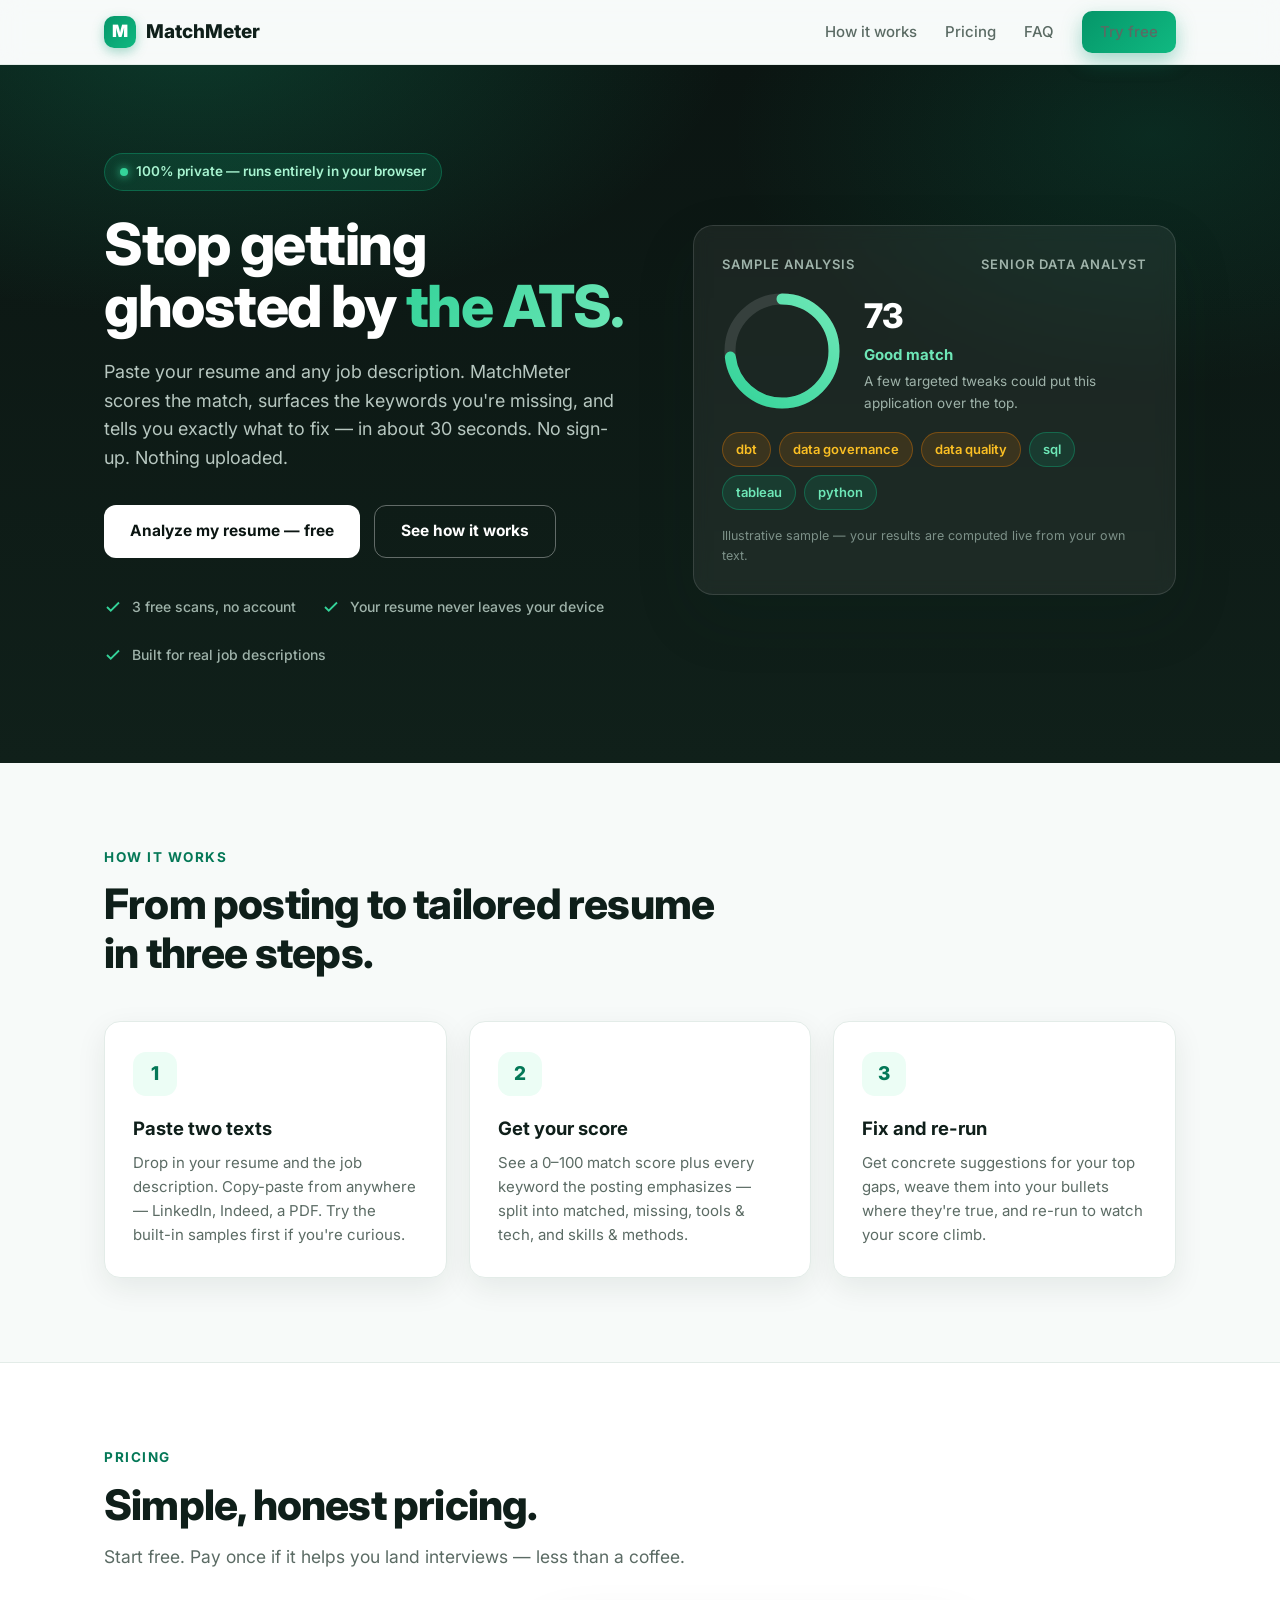
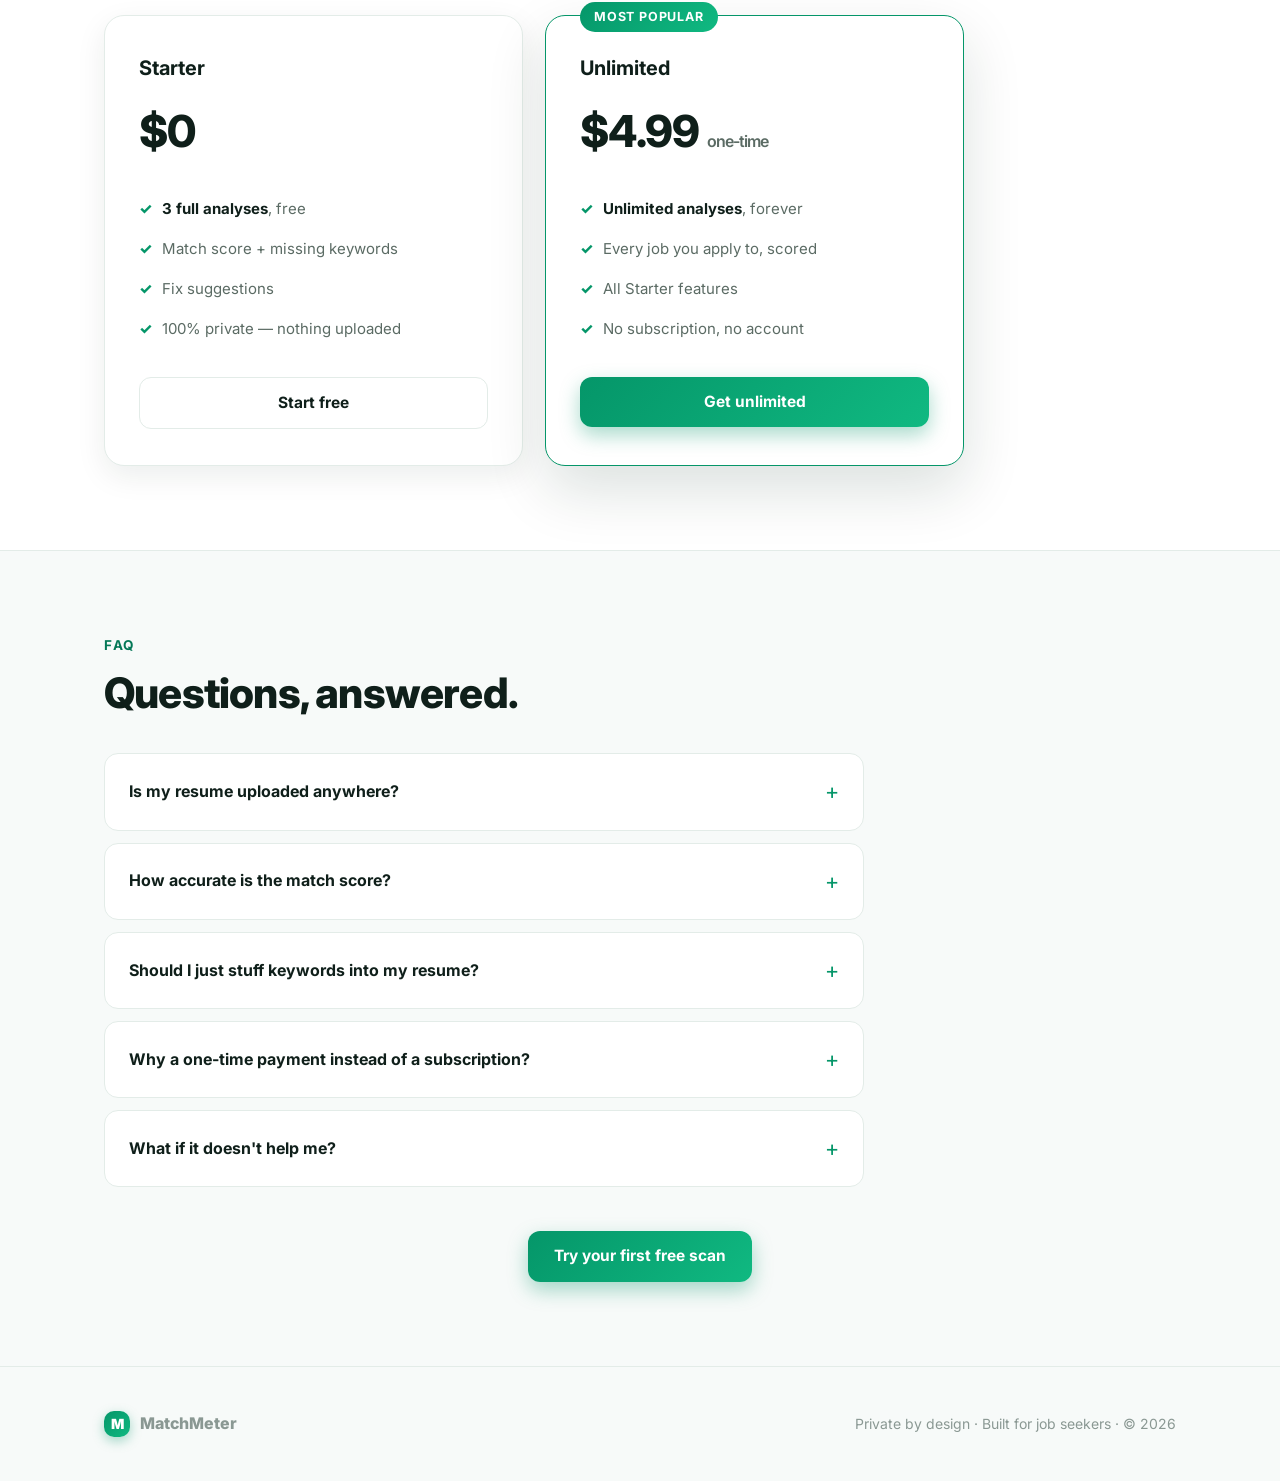
<file: index.html>
<!DOCTYPE html>
<html lang="en">
<head>
<meta charset="UTF-8">
<meta name="viewport" content="width=device-width, initial-scale=1.0">
<title>MatchMeter — Will your resume survive the ATS?</title>
<meta name="description" content="Paste your resume and any job description. Get a match score, the keywords you're missing, and exactly what to fix — in 30 seconds. 100% private, runs in your browser.">
<link rel="preconnect" href="https://fonts.googleapis.com">
<link rel="preconnect" href="https://fonts.gstatic.com" crossorigin>
<link href="https://fonts.googleapis.com/css2?family=Inter:wght@400;500;600;700;800&display=swap" rel="stylesheet">
<link rel="stylesheet" href="styles.css">
<link rel="icon" href="data:image/svg+xml,<svg xmlns='http://www.w3.org/2000/svg' viewBox='0 0 100 100'><rect width='100' height='100' rx='24' fill='%23059669'/><text x='50' y='68' font-size='52' text-anchor='middle' fill='white' font-family='sans-serif' font-weight='bold'>M</text></svg>">
</head>
<body>

<nav class="nav">
  <div class="wrap nav-inner">
    <a class="logo" href="index.html"><span class="logo-mark">M</span> MatchMeter</a>
    <div class="nav-links">
      <a href="#how">How it works</a>
      <a href="#pricing">Pricing</a>
      <a href="#faq">FAQ</a>
      <a class="btn btn-primary btn-sm" href="app.html">Try free</a>
    </div>
  </div>
</nav>

<header class="hero">
  <div class="wrap hero-grid">
    <div>
      <span class="eyebrow"><span class="dot"></span> 100% private — runs entirely in your browser</span>
      <h1>Stop getting ghosted by <span class="grad">the ATS.</span></h1>
      <p class="sub">Paste your resume and any job description. MatchMeter scores the match, surfaces the keywords you're missing, and tells you exactly what to fix — in about 30 seconds. No sign-up. Nothing uploaded.</p>
      <div class="hero-cta">
        <a class="btn btn-dark" href="app.html">Analyze my resume — free</a>
        <a class="btn btn-outline-light" href="#how">See how it works</a>
      </div>
      <div class="hero-proof">
        <span class="proof"><svg width="18" height="18" viewBox="0 0 24 24" fill="none" stroke="#34d399" stroke-width="2.4"><path d="M20 6L9 17l-5-5"/></svg> 3 free scans, no account</span>
        <span class="proof"><svg width="18" height="18" viewBox="0 0 24 24" fill="none" stroke="#34d399" stroke-width="2.4"><path d="M20 6L9 17l-5-5"/></svg> Your resume never leaves your device</span>
        <span class="proof"><svg width="18" height="18" viewBox="0 0 24 24" fill="none" stroke="#34d399" stroke-width="2.4"><path d="M20 6L9 17l-5-5"/></svg> Built for real job descriptions</span>
      </div>
    </div>
    <div class="sample-card" aria-label="Sample analysis preview">
      <div class="sample-head"><span>Sample analysis</span><span>Senior Data Analyst</span></div>
      <div class="ring-wrap">
        <svg class="ring" width="120" height="120" viewBox="0 0 120 120">
          <defs>
            <linearGradient id="ringGrad" x1="0" y1="0" x2="1" y2="1">
              <stop offset="0%" stop-color="#34d399"/><stop offset="100%" stop-color="#6ee7b7"/>
            </linearGradient>
          </defs>
          <circle class="ring-bg" cx="60" cy="60" r="52" fill="none" stroke-width="11"/>
          <circle class="ring-fg" id="heroRing" cx="60" cy="60" r="52" fill="none" stroke-width="11"
                  stroke-dasharray="326.7" stroke-dashoffset="326.7" data-score="73"/>
        </svg>
        <div>
          <div class="ring-num" style="color:#fff"><span id="heroNum">0</span></div>
          <div class="ring-label">Good match</div>
          <div class="ring-sub">A few targeted tweaks could put this application over the top.</div>
        </div>
      </div>
      <div class="pill-row">
        <span class="pill miss">dbt</span>
        <span class="pill miss">data governance</span>
        <span class="pill miss">data quality</span>
        <span class="pill hit">sql</span>
        <span class="pill hit">tableau</span>
        <span class="pill hit">python</span>
      </div>
      <p class="sample-cap">Illustrative sample — your results are computed live from your own text.</p>
    </div>
  </div>
</header>

<section class="section" id="how">
  <div class="wrap">
    <p class="kicker">How it works</p>
    <h2>From posting to tailored resume<br>in three steps.</h2>
    <div class="steps">
      <div class="step">
        <div class="step-num">1</div>
        <h3>Paste two texts</h3>
        <p>Drop in your resume and the job description. Copy-paste from anywhere — LinkedIn, Indeed, a PDF. Try the built-in samples first if you're curious.</p>
      </div>
      <div class="step">
        <div class="step-num">2</div>
        <h3>Get your score</h3>
        <p>See a 0–100 match score plus every keyword the posting emphasizes — split into matched, missing, tools &amp; tech, and skills &amp; methods.</p>
      </div>
      <div class="step">
        <div class="step-num">3</div>
        <h3>Fix and re-run</h3>
        <p>Get concrete suggestions for your top gaps, weave them into your bullets where they're true, and re-run to watch your score climb.</p>
      </div>
    </div>
  </div>
</section>

<section class="section alt" id="pricing">
  <div class="wrap">
    <p class="kicker">Pricing</p>
    <h2>Simple, honest pricing.</h2>
    <p class="lede">Start free. Pay once if it helps you land interviews — less than a coffee.</p>
    <div class="plans">
      <div class="plan">
        <h3>Starter</h3>
        <div class="price">$0</div>
        <ul>
          <li><span class="check">✓</span> <span><b>3 full analyses</b>, free</span></li>
          <li><span class="check">✓</span> <span>Match score + missing keywords</span></li>
          <li><span class="check">✓</span> <span>Fix suggestions</span></li>
          <li><span class="check">✓</span> <span>100% private — nothing uploaded</span></li>
        </ul>
        <a class="btn btn-ghost btn-block" href="app.html">Start free</a>
      </div>
      <div class="plan featured">
        <span class="plan-tag">Most popular</span>
        <h3>Unlimited</h3>
        <div class="price">$4.99 <small>one-time</small></div>
        <ul>
          <li><span class="check">✓</span> <span><b>Unlimited analyses</b>, forever</span></li>
          <li><span class="check">✓</span> <span>Every job you apply to, scored</span></li>
          <li><span class="check">✓</span> <span>All Starter features</span></li>
          <li><span class="check">✓</span> <span>No subscription, no account</span></li>
        </ul>
        <a class="btn btn-primary btn-block" href="app.html">Get unlimited</a>
      </div>
    </div>
  </div>
</section>

<section class="section" id="faq">
  <div class="wrap">
    <p class="kicker">FAQ</p>
    <h2>Questions, answered.</h2>
    <div class="faq">
      <details>
        <summary>Is my resume uploaded anywhere?</summary>
        <p>No. All analysis happens locally in your browser with JavaScript. Your resume text is never sent to a server — there isn't even a server to send it to. You can verify this by disconnecting from the internet after the page loads; it still works.</p>
      </details>
      <details>
        <summary>How accurate is the match score?</summary>
        <p>The score measures how much of the job description's weighted keyword vocabulary appears in your resume, with extra weight on tools, skills, and multi-word phrases. It's a strong signal for ATS-style filtering, not a guarantee — no tool can promise an interview. Use it to catch blind spots before you apply.</p>
      </details>
      <details>
        <summary>Should I just stuff keywords into my resume?</summary>
        <p>No — add keywords only where they're true. Recruiters spot stuffing instantly, and lying about skills backfires in interviews. The suggestions tell you where each gap matters so you can represent real experience in the posting's language.</p>
      </details>
      <details>
        <summary>Why a one-time payment instead of a subscription?</summary>
        <p>Job hunting is temporary (hopefully). A $4.99 one-time unlock is cheaper and more honest than a subscription you'll forget to cancel the month you get hired.</p>
      </details>
      <details>
        <summary>What if it doesn't help me?</summary>
        <p>Email us within 14 days and we'll refund you, no questions asked. We're a tiny operation — your trust matters more than $4.99.</p>
      </details>
    </div>
    <div style="margin-top:44px; text-align:center">
      <a class="btn btn-primary" href="app.html">Try your first free scan</a>
    </div>
  </div>
</section>

<footer class="footer">
  <div class="wrap footer-inner">
    <a class="logo" href="index.html" style="font-size:16px"><span class="logo-mark" style="width:26px;height:26px;font-size:14px">M</span> MatchMeter</a>
    <span>Private by design · Built for job seekers · © 2026</span>
  </div>
</footer>

<script>
(function () {
  var ring = document.getElementById('heroRing');
  var num = document.getElementById('heroNum');
  var score = parseInt(ring.getAttribute('data-score'), 10);
  var C = 326.7, target = C - (C * score / 100);
  function animate() {
    requestAnimationFrame(function () {
      ring.style.strokeDashoffset = target;
      var start = null;
      function tick(t) {
        if (!start) start = t;
        var p = Math.min((t - start) / 1100, 1);
        var eased = 1 - Math.pow(1 - p, 3);
        num.textContent = Math.round(eased * score);
        if (p < 1) requestAnimationFrame(tick);
      }
      requestAnimationFrame(tick);
    });
  }
  if ('IntersectionObserver' in window) {
    var io = new IntersectionObserver(function (entries) {
      entries.forEach(function (e) { if (e.isIntersecting) { animate(); io.disconnect(); } });
    }, { threshold: 0.4 });
    io.observe(ring);
  } else { animate(); }
})();
</script>
</body>
</html>
</file>
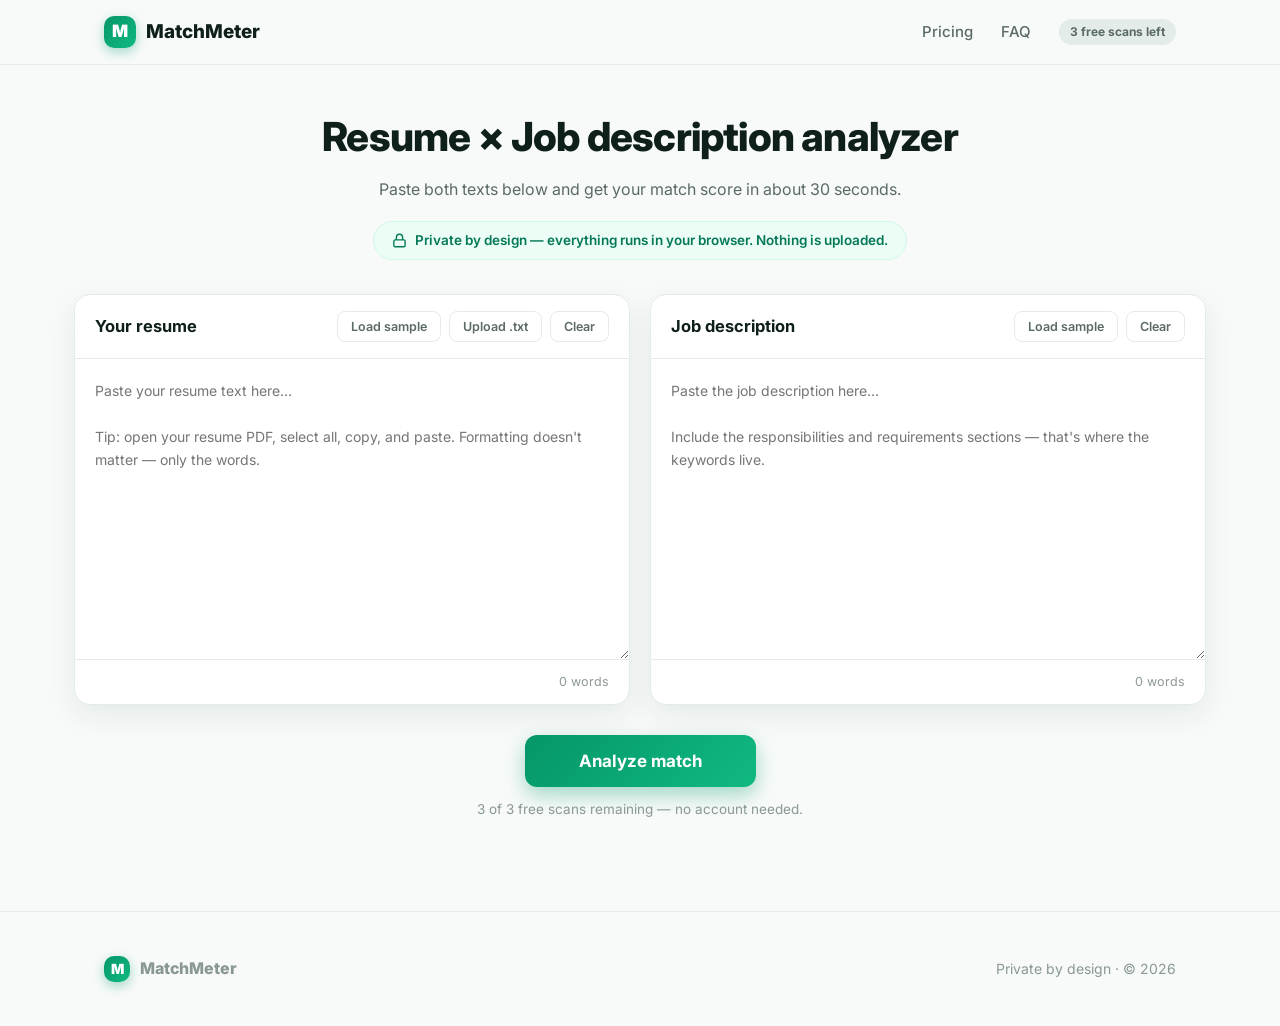
<file: app.html>
<!DOCTYPE html>
<html lang="en">
<head>
<meta charset="UTF-8">
<meta name="viewport" content="width=device-width, initial-scale=1.0">
<title>Analyze your resume — MatchMeter</title>
<meta name="description" content="Paste your resume and a job description to get your ATS match score and missing keywords. Private — runs in your browser.">
<link rel="preconnect" href="https://fonts.googleapis.com">
<link rel="preconnect" href="https://fonts.gstatic.com" crossorigin>
<link href="https://fonts.googleapis.com/css2?family=Inter:wght@400;500;600;700;800&display=swap" rel="stylesheet">
<link rel="stylesheet" href="styles.css">
<link rel="icon" href="data:image/svg+xml,<svg xmlns='http://www.w3.org/2000/svg' viewBox='0 0 100 100'><rect width='100' height='100' rx='24' fill='%23059669'/><text x='50' y='68' font-size='52' text-anchor='middle' fill='white' font-family='sans-serif' font-weight='bold'>M</text></svg>">
</head>
<body>

<nav class="nav">
  <div class="wrap nav-inner">
    <a class="logo" href="index.html"><span class="logo-mark">M</span> MatchMeter</a>
    <div class="nav-links">
      <a href="index.html#pricing">Pricing</a>
      <a href="index.html#faq">FAQ</a>
      <span id="scanBadge" class="count-badge" title="Free scans remaining"></span>
    </div>
  </div>
</nav>

<main class="app-shell">
  <div class="app-title">
    <h1>Resume × Job description analyzer</h1>
    <p>Paste both texts below and get your match score in about 30 seconds.</p>
  </div>
  <div class="privacy-strip">
    <svg width="15" height="15" viewBox="0 0 24 24" fill="none" stroke="currentColor" stroke-width="2.2"><rect x="3" y="11" width="18" height="11" rx="2"/><path d="M7 11V7a5 5 0 0 1 10 0v4"/></svg>
    Private by design — everything runs in your browser. Nothing is uploaded.
  </div>

  <div class="io-grid">
    <div class="io-card" id="resumeCard">
      <div class="io-head">
        <h2>Your resume</h2>
        <div class="io-tools">
          <button class="tool-btn" id="sampleResumeBtn" type="button">Load sample</button>
          <button class="tool-btn" id="uploadResumeBtn" type="button">Upload .txt</button>
          <button class="tool-btn" id="clearResumeBtn" type="button">Clear</button>
        </div>
      </div>
      <textarea id="resumeInput" placeholder="Paste your resume text here…&#10;&#10;Tip: open your resume PDF, select all, copy, and paste. Formatting doesn't matter — only the words."></textarea>
      <div class="io-foot"><span id="resumeErr"></span><span id="resumeCount">0 words</span></div>
      <input type="file" id="resumeFile" accept=".txt,.text" hidden>
    </div>

    <div class="io-card" id="jdCard">
      <div class="io-head">
        <h2>Job description</h2>
        <div class="io-tools">
          <button class="tool-btn" id="sampleJdBtn" type="button">Load sample</button>
          <button class="tool-btn" id="clearJdBtn" type="button">Clear</button>
        </div>
      </div>
      <textarea id="jdInput" placeholder="Paste the job description here…&#10;&#10;Include the responsibilities and requirements sections — that's where the keywords live."></textarea>
      <div class="io-foot"><span id="jdErr"></span><span id="jdCount">0 words</span></div>
    </div>
  </div>

  <div class="warn-banner" id="shortJdWarn">This job description looks short — results will be less precise. For best results, paste the full responsibilities + requirements.</div>

  <div class="analyze-bar">
    <button class="btn btn-primary" id="analyzeBtn" type="button">Analyze match</button>
    <p class="scan-note" id="scanNote"></p>
  </div>

  <section class="results" id="results" aria-live="polite">
    <div class="score-card">
      <div class="ring-wrap" style="margin:0">
        <svg class="ring" width="150" height="150" viewBox="0 0 120 120">
          <circle class="ring-bg" cx="60" cy="60" r="52" fill="none" stroke-width="11" style="stroke:rgba(255,255,255,.14)"/>
          <circle class="ring-fg" id="scoreRing" cx="60" cy="60" r="52" fill="none" stroke-width="11"
                  stroke-dasharray="326.7" stroke-dashoffset="326.7" style="stroke:#34d399"/>
        </svg>
        <div>
          <div class="ring-num" style="color:#fff"><span id="scoreNum">0</span></div>
          <div style="font-size:13px;color:#8a9a93">match score</div>
        </div>
      </div>
      <div class="score-copy">
        <div class="verdict" id="verdictLabel"></div>
        <p class="verdict-sub" id="verdictSub"></p>
        <div class="score-meta">
          <div class="meta-item"><div class="mv" id="metaKeywords">0</div><div class="ml">JD keywords found</div></div>
          <div class="meta-item"><div class="mv" id="metaMatched">0</div><div class="ml">Matched</div></div>
          <div class="meta-item"><div class="mv" id="metaMissing">0</div><div class="ml">Missing</div></div>
        </div>
      </div>
    </div>

    <div class="res-grid">
      <div class="res-card">
        <h3>Missing keywords <span class="count-badge warn" id="missCount"></span></h3>
        <p class="hint">The posting emphasizes these — add them where they're true for you.</p>
        <div class="kw" id="missingKw"></div>
        <div class="card-actions">
          <button class="btn btn-ghost btn-sm" id="copyMissBtn" type="button">Copy list</button>
        </div>
      </div>
      <div class="res-card">
        <h3>Matched keywords <span class="count-badge" id="hitCount"></span></h3>
        <p class="hint">Already speaking their language. Keep these prominent.</p>
        <div class="kw" id="matchedKw"></div>
      </div>
      <div class="res-card full">
        <h3>What to fix first</h3>
        <p class="hint">Your top gaps, ranked by how much the posting emphasizes them.</p>
        <div class="sugg" id="suggList"></div>
      </div>
      <div class="res-card full">
        <h3>Coverage by category</h3>
        <p class="hint">Where your matches come from across the posting's vocabulary.</p>
        <div id="catBars"></div>
      </div>
    </div>

    <div class="rerun-note">
      Made edits? Update the text above and hit <b>Analyze match</b> again to watch your score move.
    </div>
  </section>
</main>

<div class="modal-back" id="paywall">
  <div class="modal" role="dialog" aria-modal="true" aria-labelledby="pwTitle">
    <h3 id="pwTitle">You've used your 3 free scans</h3>
    <p>Unlock <b>unlimited analyses</b> for a one-time <b>$4.99</b> — score every job you apply to, forever. No subscription.</p>
    <a class="btn btn-primary btn-block" id="payBtn" href="#" target="_blank" rel="noopener">Unlock unlimited — $4.99</a>
    <button class="link-btn" id="alreadyPaidBtn" type="button">I already paid — unlock</button><br>
    <button class="link-btn" id="closePaywallBtn" type="button" style="margin-top:8px">Not now</button>
  </div>
</div>

<footer class="footer">
  <div class="wrap footer-inner">
    <a class="logo" href="index.html" style="font-size:16px"><span class="logo-mark" style="width:26px;height:26px;font-size:14px">M</span> MatchMeter</a>
    <span>Private by design · © 2026</span>
  </div>
</footer>

<script src="matcher.js"></script>
<script src="app.js"></script>
</body>
</html>
</file>
<file: styles.css>
/* MatchMeter — polished, responsive, emerald-on-slate design */
:root {
  --bg: #f7faf9;
  --card: #ffffff;
  --ink: #0f1f1a;
  --muted: #5b6b64;
  --faint: #8a9893;
  --line: #e3ece8;
  --brand: #059669;
  --brand-dark: #047857;
  --brand-soft: #d1fae5;
  --brand-ghost: #ecfdf5;
  --amber: #d97706;
  --amber-soft: #fef3c7;
  --rose: #e11d48;
  --rose-soft: #ffe4e6;
  --dark: #0b1512;
  --dark-2: #10201a;
  --radius: 16px;
  --shadow: 0 10px 30px rgba(6, 40, 28, .08);
  --shadow-lg: 0 24px 60px rgba(6, 40, 28, .14);
  --font: 'Inter', -apple-system, BlinkMacSystemFont, 'Segoe UI', Roboto, sans-serif;
}

* { box-sizing: border-box; margin: 0; padding: 0; }
html { scroll-behavior: smooth; }
body {
  font-family: var(--font);
  background: var(--bg);
  color: var(--ink);
  line-height: 1.6;
  -webkit-font-smoothing: antialiased;
}
::selection { background: var(--brand-soft); }

.wrap { max-width: 1120px; margin: 0 auto; padding: 0 24px; }
a { color: inherit; }

/* ---------- nav ---------- */
.nav {
  position: sticky; top: 0; z-index: 50;
  backdrop-filter: blur(12px);
  background: rgba(247, 250, 249, .85);
  border-bottom: 1px solid var(--line);
}
.nav-inner {
  display: flex; align-items: center; justify-content: space-between;
  height: 64px;
}
.logo { display: flex; align-items: center; gap: 10px; font-weight: 800; font-size: 19px; text-decoration: none; }
.logo-mark {
  width: 32px; height: 32px; border-radius: 10px;
  background: linear-gradient(135deg, var(--brand), #10b981);
  display: grid; place-items: center; color: #fff; font-size: 17px; font-weight: 900;
  box-shadow: 0 4px 12px rgba(5, 150, 105, .35);
}
.nav-links { display: flex; gap: 28px; align-items: center; }
.nav-links a { text-decoration: none; color: var(--muted); font-weight: 500; font-size: 15px; }
.nav-links a:hover { color: var(--ink); }

/* ---------- buttons ---------- */
.btn {
  display: inline-flex; align-items: center; justify-content: center; gap: 8px;
  padding: 13px 26px; border-radius: 12px; border: none; cursor: pointer;
  font-family: var(--font); font-size: 15.5px; font-weight: 700; text-decoration: none;
  transition: transform .12s ease, box-shadow .12s ease, background .12s ease;
  white-space: nowrap;
}
.btn-primary {
  background: linear-gradient(135deg, var(--brand), #10b981); color: #fff;
  box-shadow: 0 8px 20px rgba(5, 150, 105, .35);
}
.btn-primary:hover { transform: translateY(-2px); box-shadow: 0 12px 26px rgba(5, 150, 105, .42); }
.btn-primary:active { transform: translateY(0); }
.btn-ghost {
  background: transparent; color: var(--ink); border: 1.5px solid var(--line);
}
.btn-ghost:hover { border-color: var(--brand); color: var(--brand-dark); }
.btn-dark { background: #fff; color: var(--dark); }
.btn-dark:hover { transform: translateY(-2px); box-shadow: 0 12px 26px rgba(0,0,0,.25); }
.btn-outline-light { border: 1.5px solid rgba(255,255,255,.35); color: #fff; background: transparent; }
.btn-outline-light:hover { border-color: #fff; }
.btn-sm { padding: 9px 18px; font-size: 14px; border-radius: 10px; }
.btn-block { width: 100%; }
.btn:disabled { opacity: .55; cursor: not-allowed; transform: none !important; }

/* ---------- hero ---------- */
.hero {
  background:
    radial-gradient(900px 480px at 15% -5%, rgba(16, 185, 129, .22), transparent 60%),
    radial-gradient(700px 420px at 90% 10%, rgba(5, 150, 105, .16), transparent 60%),
    linear-gradient(180deg, var(--dark), var(--dark-2));
  color: #fff;
  padding: 88px 0 96px;
  position: relative; overflow: hidden;
}
.hero-grid { display: grid; grid-template-columns: 1.05fr .95fr; gap: 56px; align-items: center; }
.eyebrow {
  display: inline-flex; align-items: center; gap: 8px;
  background: rgba(16, 185, 129, .14); border: 1px solid rgba(16, 185, 129, .35);
  color: #a7f3d0; font-size: 13.5px; font-weight: 600;
  padding: 7px 15px; border-radius: 999px; margin-bottom: 22px;
}
.dot { width: 8px; height: 8px; border-radius: 50%; background: #34d399; box-shadow: 0 0 10px #34d399; }
.hero h1 { font-size: clamp(36px, 5vw, 58px); line-height: 1.08; font-weight: 800; letter-spacing: -1.5px; }
.hero h1 .grad {
  background: linear-gradient(120deg, #34d399, #6ee7b7);
  -webkit-background-clip: text; background-clip: text; color: transparent;
}
.hero p.sub { color: #b7c7c0; font-size: 18px; margin: 20px 0 32px; max-width: 520px; }
.hero-cta { display: flex; gap: 14px; flex-wrap: wrap; }
.hero-proof { display: flex; gap: 26px; margin-top: 38px; flex-wrap: wrap; }
.proof { display: flex; align-items: center; gap: 10px; color: #9fb3aa; font-size: 14px; font-weight: 500; }
.proof svg { flex: none; }

/* sample result card in hero */
.sample-card {
  background: rgba(255,255,255,.06);
  border: 1px solid rgba(255,255,255,.12);
  border-radius: 20px; padding: 28px;
  backdrop-filter: blur(8px);
  box-shadow: var(--shadow-lg);
}
.sample-head { display: flex; justify-content: space-between; align-items: center; margin-bottom: 6px; }
.sample-head span { font-size: 13px; color: #9fb3aa; font-weight: 600; text-transform: uppercase; letter-spacing: 1px; }
.ring-wrap { display: flex; align-items: center; gap: 22px; margin: 14px 0 18px; }
.ring { transform: rotate(-90deg); }
.ring-bg { stroke: rgba(255,255,255,.12); }
.ring-fg { stroke: url(#ringGrad); stroke-linecap: round; transition: stroke-dashoffset 1.2s cubic-bezier(.22,1,.36,1); }
.ring-num { font-size: 34px; font-weight: 800; }
.ring-label { font-size: 15px; font-weight: 700; color: #6ee7b7; }
.ring-sub { font-size: 13.5px; color: #9fb3aa; margin-top: 4px; max-width: 260px; }
.pill-row { display: flex; flex-wrap: wrap; gap: 8px; margin-top: 6px; }
.pill {
  font-size: 13px; font-weight: 600; padding: 6px 13px; border-radius: 999px;
  border: 1px solid transparent;
}
.pill.miss { background: rgba(217, 119, 6, .16); color: #fbbf24; border-color: rgba(217,119,6,.4); }
.pill.hit { background: rgba(16, 185, 129, .14); color: #6ee7b7; border-color: rgba(16,185,129,.35); }
.sample-cap { font-size: 12.5px; color: #7d9189; margin-top: 16px; }

/* ---------- sections ---------- */
.section { padding: 84px 0; }
.section.alt { background: #fff; border-top: 1px solid var(--line); border-bottom: 1px solid var(--line); }
.kicker { color: var(--brand-dark); font-weight: 700; font-size: 13.5px; text-transform: uppercase; letter-spacing: 1.5px; margin-bottom: 12px; }
.section h2 { font-size: clamp(28px, 3.6vw, 42px); font-weight: 800; letter-spacing: -.8px; line-height: 1.15; }
.section .lede { color: var(--muted); font-size: 17.5px; margin-top: 14px; max-width: 640px; }

.steps { display: grid; grid-template-columns: repeat(3, 1fr); gap: 22px; margin-top: 44px; }
.step {
  background: var(--card); border: 1px solid var(--line); border-radius: var(--radius);
  padding: 30px 28px; box-shadow: var(--shadow); position: relative;
}
.step-num {
  width: 44px; height: 44px; border-radius: 13px; display: grid; place-items: center;
  background: var(--brand-ghost); color: var(--brand-dark); font-weight: 800; font-size: 19px;
  margin-bottom: 18px;
}
.step h3 { font-size: 18.5px; margin-bottom: 8px; }
.step p { color: var(--muted); font-size: 15px; }

/* ---------- pricing ---------- */
.plans { display: grid; grid-template-columns: 1fr 1fr; gap: 22px; margin-top: 44px; max-width: 860px; }
.plan {
  background: var(--card); border: 1.5px solid var(--line); border-radius: 20px;
  padding: 36px 34px; box-shadow: var(--shadow);
}
.plan.featured { border-color: var(--brand); box-shadow: var(--shadow-lg); position: relative; }
.plan-tag {
  position: absolute; top: -14px; left: 34px;
  background: linear-gradient(135deg, var(--brand), #10b981); color: #fff;
  font-size: 12.5px; font-weight: 700; padding: 5px 14px; border-radius: 999px;
  text-transform: uppercase; letter-spacing: .8px;
}
.plan h3 { font-size: 20px; }
.plan .price { font-size: 44px; font-weight: 800; letter-spacing: -1px; margin: 12px 0 4px; }
.plan .price small { font-size: 16px; font-weight: 600; color: var(--muted); }
.plan ul { list-style: none; margin: 22px 0 28px; }
.plan li { padding: 8px 0; color: var(--muted); font-size: 15px; display: flex; gap: 10px; align-items: flex-start; }
.plan li b { color: var(--ink); }
.check { color: var(--brand); font-weight: 800; flex: none; }

/* ---------- faq ---------- */
.faq { max-width: 760px; margin-top: 36px; }
.faq details {
  background: var(--card); border: 1px solid var(--line); border-radius: 14px;
  padding: 20px 24px; margin-bottom: 12px; cursor: pointer;
}
.faq summary { font-weight: 700; font-size: 16px; list-style: none; display: flex; justify-content: space-between; align-items: center; gap: 12px; }
.faq summary::-webkit-details-marker { display: none; }
.faq summary::after { content: '+'; color: var(--brand); font-size: 22px; font-weight: 400; flex: none; }
.faq details[open] summary::after { content: '–'; }
.faq p { color: var(--muted); font-size: 15px; margin-top: 12px; }

/* ---------- footer ---------- */
.footer { padding: 44px 0; color: var(--faint); font-size: 14px; border-top: 1px solid var(--line); }
.footer-inner { display: flex; justify-content: space-between; align-items: center; gap: 16px; flex-wrap: wrap; }

/* ================= APP PAGE ================= */
.app-shell { max-width: 1180px; margin: 0 auto; padding: 40px 24px 80px; }
.app-title { text-align: center; margin-bottom: 8px; }
.app-title h1 { font-size: clamp(28px, 4vw, 40px); font-weight: 800; letter-spacing: -.8px; }
.app-title p { color: var(--muted); margin-top: 8px; font-size: 16px; }
.privacy-strip {
  display: flex; align-items: center; justify-content: center; gap: 8px;
  color: var(--brand-dark); background: var(--brand-ghost);
  border: 1px solid var(--brand-soft); border-radius: 999px;
  font-size: 13.5px; font-weight: 600; padding: 8px 18px;
  width: fit-content; margin: 18px auto 34px;
}

.io-grid { display: grid; grid-template-columns: 1fr 1fr; gap: 20px; }
.io-card {
  background: var(--card); border: 1px solid var(--line); border-radius: var(--radius);
  box-shadow: var(--shadow); display: flex; flex-direction: column; overflow: hidden;
}
.io-head {
  display: flex; align-items: center; justify-content: space-between;
  padding: 16px 20px; border-bottom: 1px solid var(--line); flex-wrap: wrap; gap: 10px;
}
.io-head h2 { font-size: 16.5px; font-weight: 700; }
.io-tools { display: flex; gap: 8px; flex-wrap: wrap; }
.tool-btn {
  font-family: var(--font); font-size: 12.5px; font-weight: 600;
  padding: 7px 13px; border-radius: 8px; border: 1px solid var(--line);
  background: #fff; color: var(--muted); cursor: pointer; transition: all .12s;
}
.tool-btn:hover { border-color: var(--brand); color: var(--brand-dark); }
.io-card textarea {
  font-family: var(--font); font-size: 14px; line-height: 1.65; color: var(--ink);
  border: none; resize: vertical; min-height: 300px; padding: 20px;
  background: transparent;
}
.io-card textarea:focus { outline: 2px solid var(--brand-soft); outline-offset: -2px; }
.io-foot {
  display: flex; justify-content: space-between; align-items: center;
  padding: 12px 20px; border-top: 1px solid var(--line);
  font-size: 12.5px; color: var(--faint);
}
.io-card.error textarea { outline: 2px solid var(--rose-soft); outline-offset: -2px; }
.io-card.error { border-color: var(--rose); animation: shake .3s; }
@keyframes shake {
  25% { transform: translateX(-4px); } 50% { transform: translateX(4px); } 75% { transform: translateX(-2px); }
}

.analyze-bar { text-align: center; margin: 30px 0 10px; }
.analyze-bar .btn { font-size: 17px; padding: 16px 54px; }
.scan-note { text-align: center; color: var(--faint); font-size: 13.5px; margin-top: 12px; }
.warn-banner {
  display: none; max-width: 720px; margin: 18px auto 0; text-align: center;
  background: var(--amber-soft); border: 1px solid #fcd34d; color: #92400e;
  font-size: 14px; font-weight: 500; padding: 12px 20px; border-radius: 12px;
}
.warn-banner.show { display: block; }

/* ---------- results ---------- */
.results { display: none; margin-top: 44px; }
.results.show { display: block; animation: fadeUp .5s ease; }
@keyframes fadeUp { from { opacity: 0; transform: translateY(16px); } to { opacity: 1; transform: none; } }

.score-card {
  background: linear-gradient(135deg, var(--dark), var(--dark-2));
  color: #fff; border-radius: 22px; padding: 36px;
  display: grid; grid-template-columns: auto 1fr; gap: 36px; align-items: center;
  box-shadow: var(--shadow-lg); margin-bottom: 22px; position: relative; overflow: hidden;
}
.score-card::before {
  content: ''; position: absolute; inset: 0;
  background: radial-gradient(500px 260px at 12% 0%, rgba(16,185,129,.25), transparent 60%);
  pointer-events: none;
}
.score-copy { position: relative; }
.score-copy .verdict { font-size: 30px; font-weight: 800; letter-spacing: -.5px; }
.score-copy .verdict-sub { color: #b7c7c0; margin-top: 8px; font-size: 16px; max-width: 560px; }
.score-meta { display: flex; gap: 26px; margin-top: 20px; flex-wrap: wrap; }
.meta-item .mv { font-size: 22px; font-weight: 800; color: #6ee7b7; }
.meta-item .ml { font-size: 12.5px; color: #8a9a93; text-transform: uppercase; letter-spacing: .8px; }

.res-grid { display: grid; grid-template-columns: 1fr 1fr; gap: 20px; }
.res-card {
  background: var(--card); border: 1px solid var(--line); border-radius: var(--radius);
  padding: 28px; box-shadow: var(--shadow);
}
.res-card.full { grid-column: 1 / -1; }
.res-card h3 { font-size: 17.5px; margin-bottom: 4px; display: flex; align-items: center; gap: 10px; }
.res-card .hint { font-size: 13.5px; color: var(--faint); margin-bottom: 16px; }
.count-badge {
  font-size: 12px; font-weight: 700; background: var(--line); color: var(--muted);
  border-radius: 999px; padding: 3px 11px;
}
.count-badge.warn { background: var(--amber-soft); color: var(--amber); }
.kw { display: flex; flex-wrap: wrap; gap: 9px; }
.kw .pill { font-size: 13.5px; padding: 8px 15px; }
.kw .pill.miss { background: var(--amber-soft); color: #92400e; border-color: #fcd34d; }
.kw .pill.miss.top { background: #fef3c7; border: 1.5px solid var(--amber); color: #92400e; font-weight: 700; }
.kw .pill.hit { background: var(--brand-ghost); color: var(--brand-dark); border-color: var(--brand-soft); }
.card-actions { margin-top: 18px; display: flex; gap: 10px; flex-wrap: wrap; }

.sugg { display: flex; flex-direction: column; gap: 14px; }
.sugg-item {
  background: var(--bg); border: 1px solid var(--line); border-radius: 12px;
  padding: 16px 18px; font-size: 14.5px;
}
.sugg-item b.term { color: var(--brand-dark); }
.sugg-item .tip { color: var(--muted); margin-top: 4px; font-size: 13.5px; }

.cat-row { margin-bottom: 16px; }
.cat-row:last-child { margin-bottom: 0; }
.cat-top { display: flex; justify-content: space-between; font-size: 14px; font-weight: 600; margin-bottom: 7px; }
.cat-top span:last-child { color: var(--muted); font-weight: 500; }
.bar { height: 10px; background: var(--line); border-radius: 999px; overflow: hidden; }
.bar > div {
  height: 100%; border-radius: 999px;
  background: linear-gradient(90deg, var(--brand), #10b981);
  transition: width 1s cubic-bezier(.22,1,.36,1);
}
.rerun-note {
  text-align: center; color: var(--muted); font-size: 14.5px; margin-top: 26px;
  background: var(--card); border: 1px dashed var(--line); border-radius: 14px; padding: 18px;
}

/* ---------- modal ---------- */
.modal-back {
  display: none; position: fixed; inset: 0; z-index: 100;
  background: rgba(11, 21, 18, .6); backdrop-filter: blur(4px);
  align-items: center; justify-content: center; padding: 20px;
}
.modal-back.show { display: flex; }
.modal {
  background: #fff; border-radius: 22px; padding: 40px 38px; max-width: 460px; width: 100%;
  box-shadow: var(--shadow-lg); text-align: center; animation: fadeUp .3s ease;
}
.modal h3 { font-size: 24px; margin-bottom: 10px; letter-spacing: -.4px; }
.modal p { color: var(--muted); font-size: 15px; margin-bottom: 24px; }
.modal .btn { margin-bottom: 10px; }
.link-btn { background: none; border: none; color: var(--faint); font-size: 13.5px; cursor: pointer; text-decoration: underline; font-family: var(--font); }
.link-btn:hover { color: var(--muted); }

/* ---------- responsive ---------- */
@media (max-width: 900px) {
  .hero-grid { grid-template-columns: 1fr; gap: 40px; }
  .steps { grid-template-columns: 1fr; }
  .plans { grid-template-columns: 1fr; }
  .io-grid { grid-template-columns: 1fr; }
  .res-grid { grid-template-columns: 1fr; }
  .score-card { grid-template-columns: 1fr; gap: 24px; text-align: center; }
  .score-copy .verdict-sub { margin-left: auto; margin-right: auto; }
  .score-meta { justify-content: center; }
  .ring-wrap { justify-content: center; }
  .nav-links a:not(.btn) { display: none; }
  .section { padding: 60px 0; }
}
</file>
